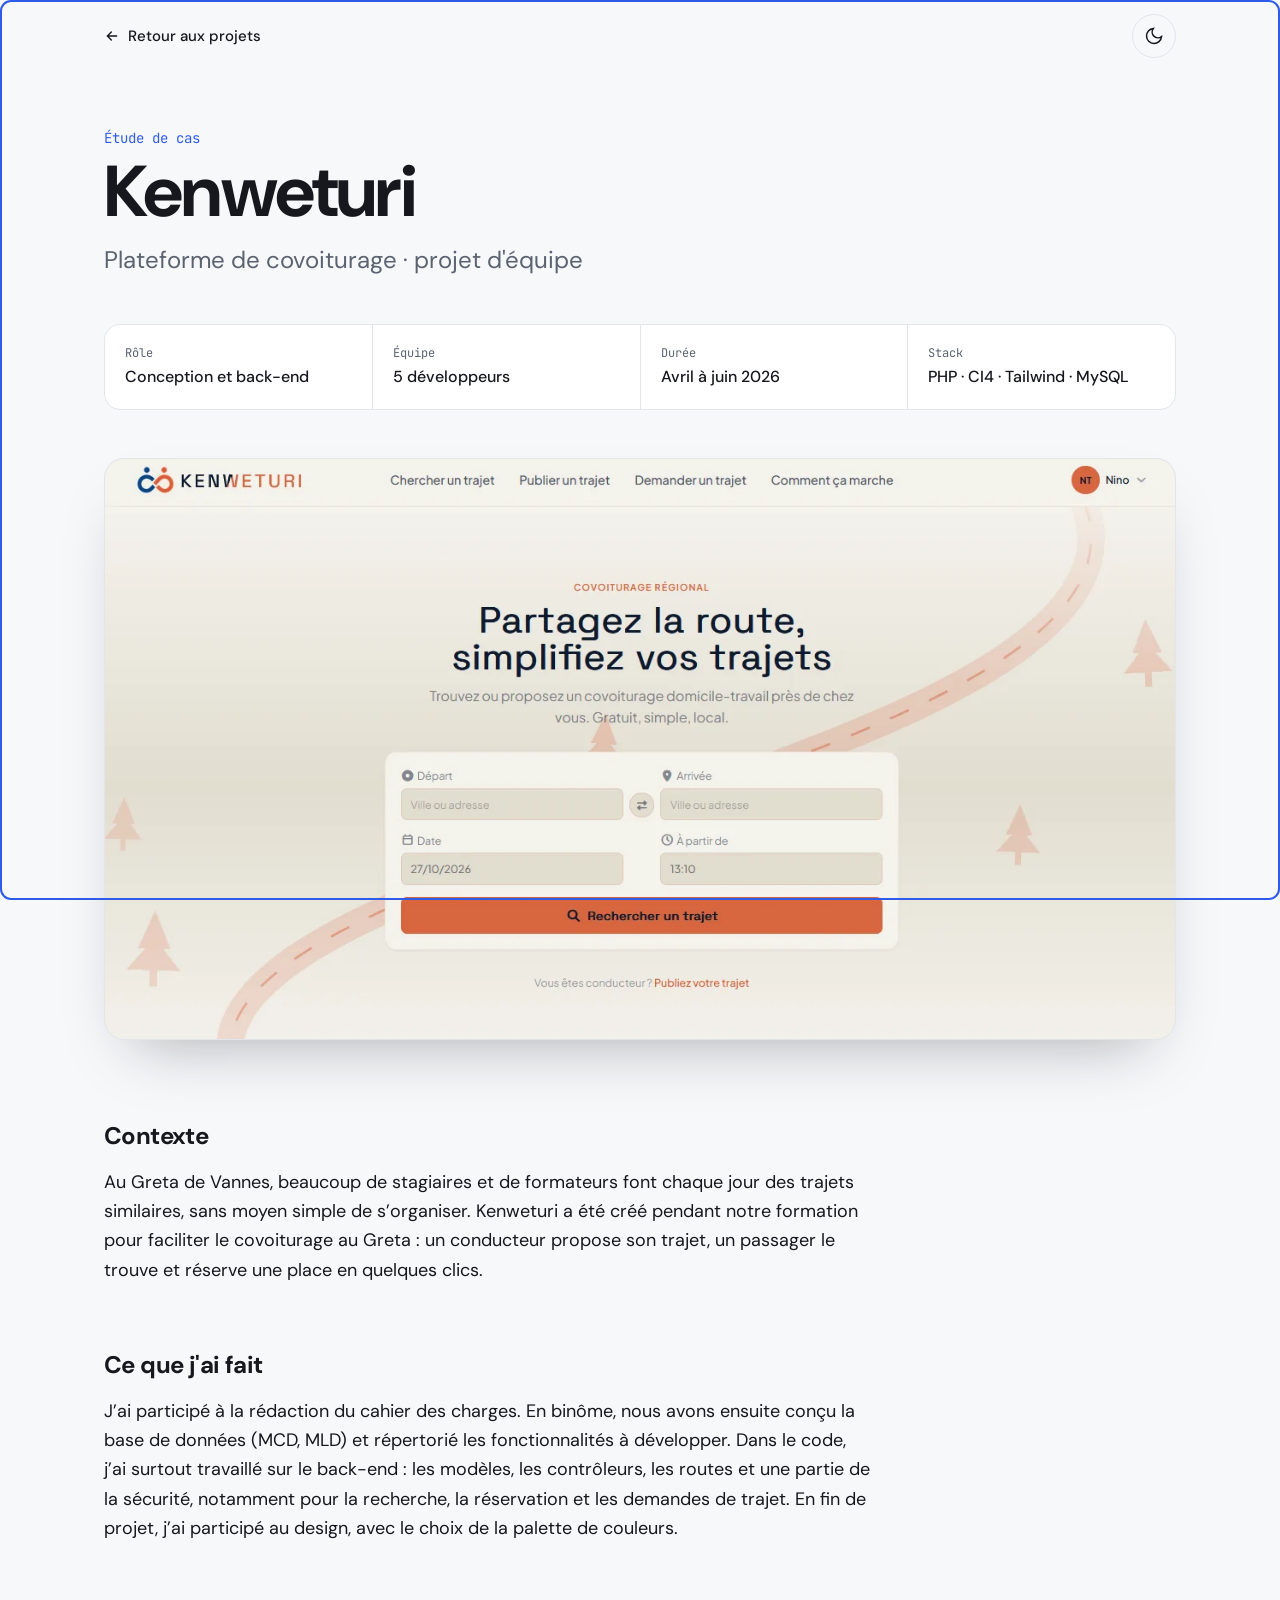
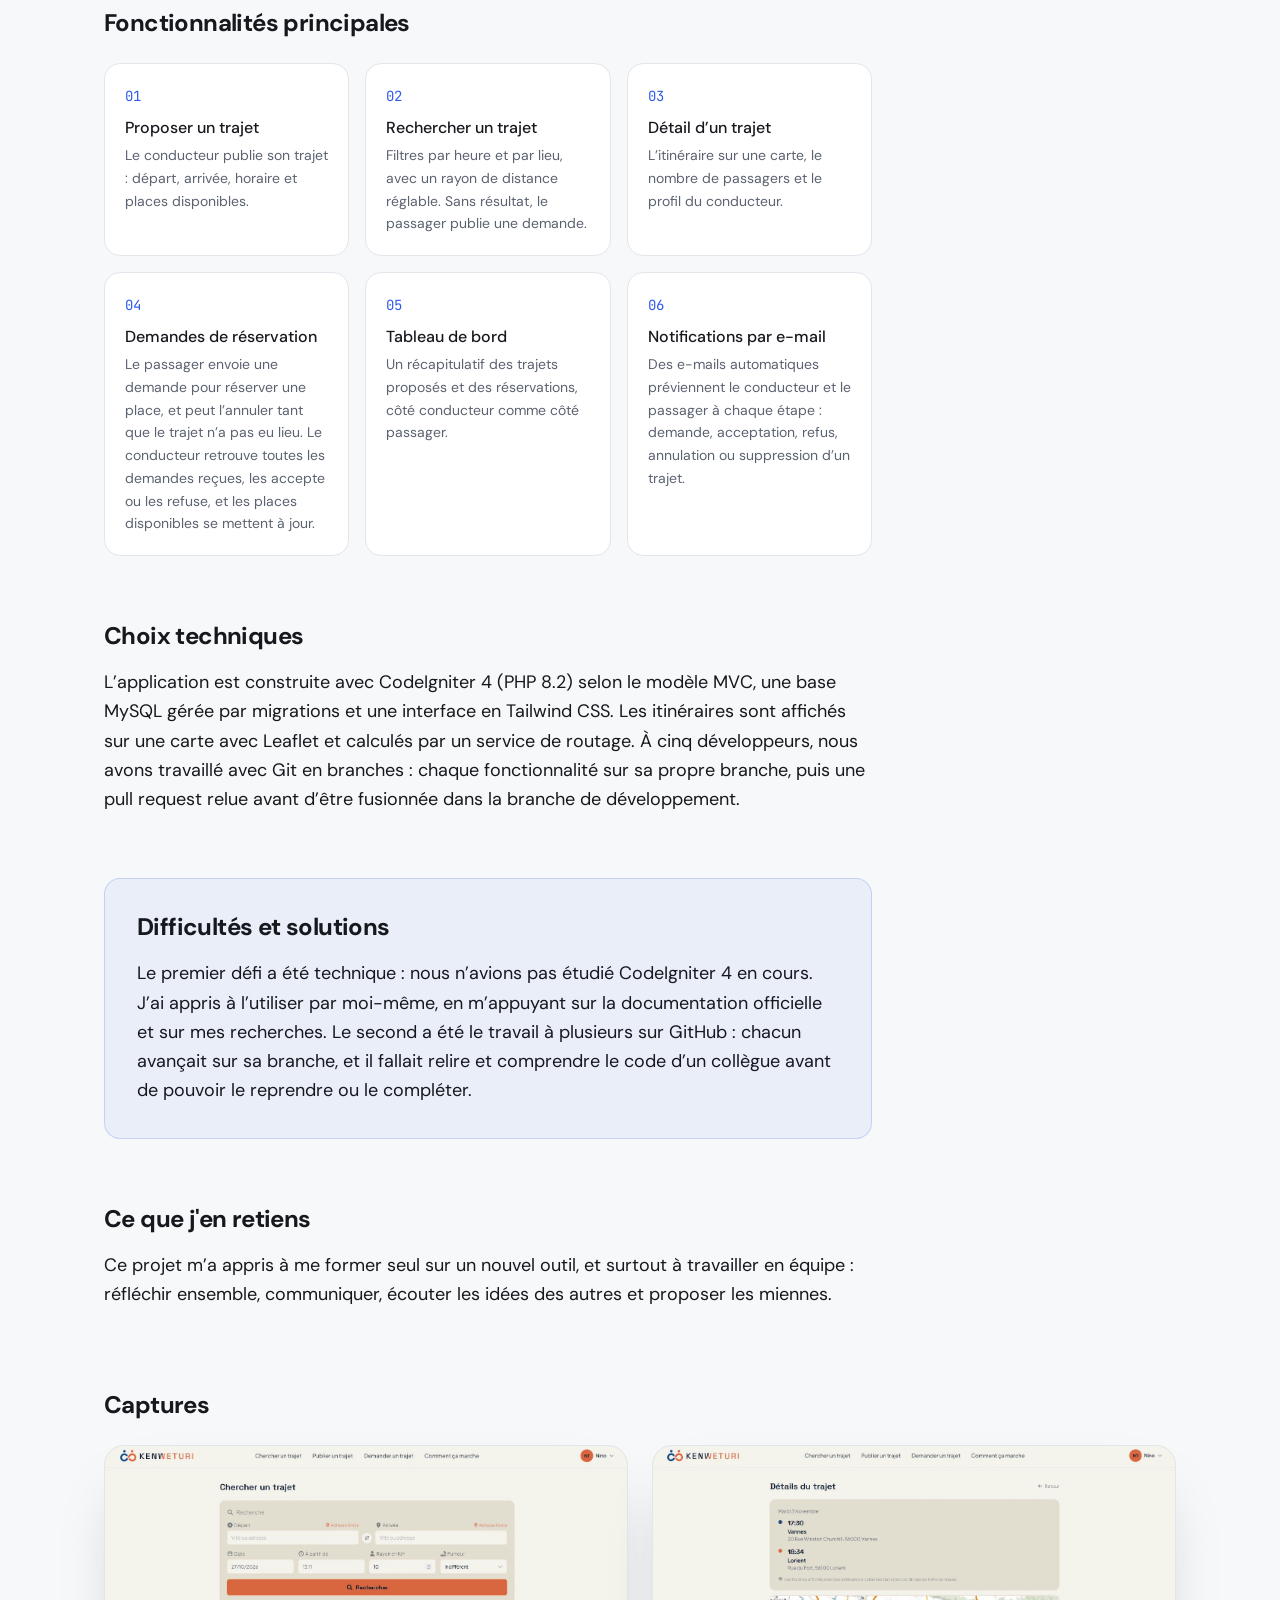
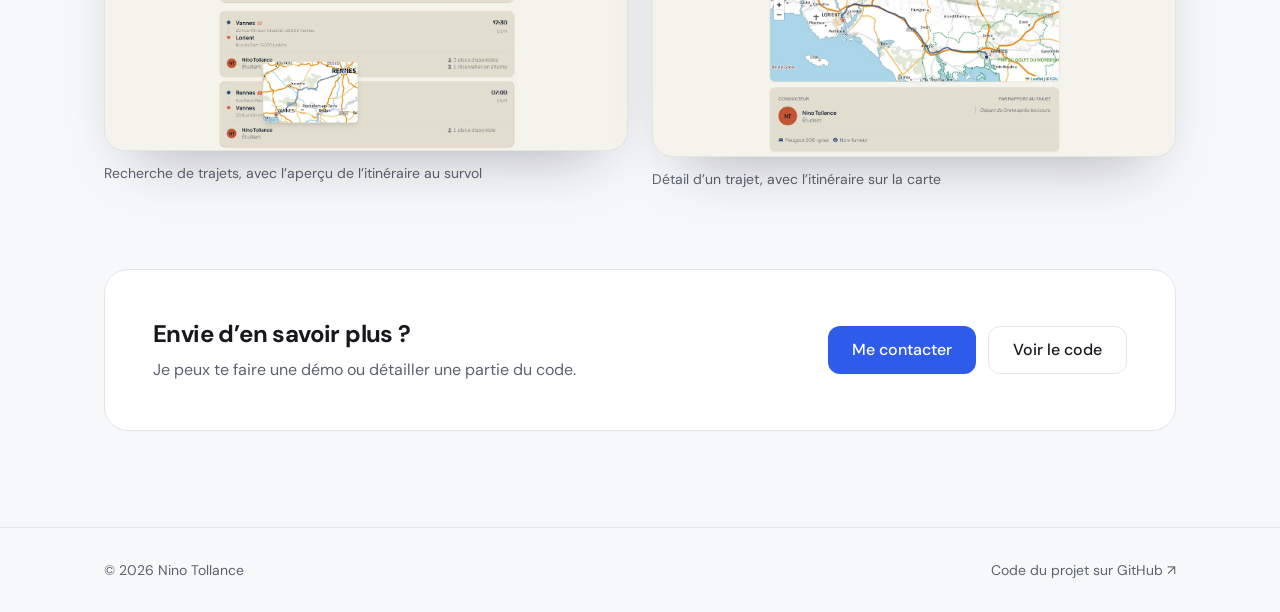
<file: projets/kenweturi.html>
<!doctype html>
<html lang="fr">
<head>
  <meta charset="utf-8">
  <meta name="viewport" content="width=device-width, initial-scale=1">
  <title>Kenweturi · Étude de cas · Nino Tollance</title>
  <meta name="description" content="Étude de cas de Kenweturi, plateforme de covoiturage réalisée en équipe avec CodeIgniter 4 et Tailwind.">

  <script>
    (function () {
      var d = document.documentElement;
      d.classList.add('js');
      try {
        var t = localStorage.getItem('theme');
        if (t === 'dark' || (!t && matchMedia('(prefers-color-scheme: dark)').matches)) d.classList.add('dark');
      } catch (e) {}
    })();
  </script>

  <link rel="preconnect" href="https://fonts.googleapis.com">
  <link rel="preconnect" href="https://fonts.gstatic.com" crossorigin>
  <link href="https://fonts.googleapis.com/css2?family=DM+Sans:opsz,wght@9..40,400;9..40,500;9..40,700&family=JetBrains+Mono:wght@400;500&display=swap" rel="stylesheet">

  <link rel="stylesheet" href="../assets/css/style.css">
  <link rel="stylesheet" href="../assets/css/tailwind.css">

  <link rel="icon" href="/favicon.ico?v=2" sizes="any">
  <link rel="icon" href="/assets/icons/favicon.svg?v=2" type="image/svg+xml">
  <link rel="apple-touch-icon" href="/assets/icons/apple-touch-icon.png?v=2">
</head>

<body class="bg-paper text-ink dark:bg-night dark:text-night-ink font-sans">

  <svg class="perimeter" aria-hidden="true">
    <rect class="perimeter__track" fill="none" stroke-width="2" rx="10"></rect>
    <rect class="perimeter__line" fill="none" stroke-width="2" rx="10" pathLength="100" stroke-linecap="round"></rect>
  </svg>

  <!-- ================= EN-TÊTE ================= -->
  <header class="site-header fixed top-0 inset-x-0 z-50 border-b border-transparent">
    <nav class="max-w-site mx-auto px-6 h-[72px] flex items-center justify-between gap-4" aria-label="Navigation principale">
      <a href="../index.html" class="inline-flex items-center gap-2 text-[15px] font-medium hover:text-accent dark:hover:text-accent-night">
        <svg class="w-4 h-4" viewBox="0 0 24 24" fill="none" stroke="currentColor" stroke-width="2" stroke-linecap="round" aria-hidden="true"><path d="M19 12H5M11 6l-6 6 6 6"/></svg>
        <span>Retour aux projets</span>
      </a>
      <div class="flex items-center gap-2">
        <button type="button" id="theme-toggle" class="w-11 h-11 rounded-full border border-line dark:border-night-line flex items-center justify-center" aria-label="Basculer le mode jour / nuit">
          <svg class="w-5 h-5 dark:hidden" viewBox="0 0 24 24" fill="none" stroke="currentColor" stroke-width="1.8" stroke-linecap="round" aria-hidden="true"><path d="M21 12.8A9 9 0 1 1 11.2 3a7 7 0 0 0 9.8 9.8z"/></svg>
          <svg class="w-5 h-5 hidden dark:block" viewBox="0 0 24 24" fill="none" stroke="currentColor" stroke-width="1.8" stroke-linecap="round" aria-hidden="true"><circle cx="12" cy="12" r="4"/><path d="M12 2v2M12 20v2M4.9 4.9l1.4 1.4M17.7 17.7l1.4 1.4M2 12h2M20 12h2M4.9 19.1l1.4-1.4M17.7 6.3l1.4-1.4"/></svg>
        </button>
      </div>
    </nav>
  </header>

  <main class="max-w-site mx-auto px-6">

    <!-- ================= EN-TÊTE DU PROJET ================= -->
    <section class="pt-28 pb-12 md:pt-32">
      <p class="font-mono text-sm text-accent dark:text-accent-night">Étude de cas</p>
      <h1 class="mt-2 text-5xl md:text-7xl font-bold tracking-tight">Kenweturi</h1>
      <p class="mt-4 text-xl md:text-2xl text-muted dark:text-night-muted max-w-2xl">Plateforme de covoiturage · projet d'équipe</p>

      <dl class="mt-12 grid grid-cols-2 md:grid-cols-4 gap-px rounded-2xl overflow-hidden border border-line dark:border-night-line bg-line dark:bg-night-line">
        <div class="bg-card dark:bg-night-card p-5">
          <dt class="font-mono text-xs text-muted dark:text-night-muted">Rôle</dt>
          <dd class="mt-1 font-medium">Conception et back-end</dd>
        </div>
        <div class="bg-card dark:bg-night-card p-5">
          <dt class="font-mono text-xs text-muted dark:text-night-muted">Équipe</dt>
          <dd class="mt-1 font-medium">5 développeurs</dd>
        </div>
        <div class="bg-card dark:bg-night-card p-5">
          <dt class="font-mono text-xs text-muted dark:text-night-muted">Durée</dt>
          <dd class="mt-1 font-medium">Avril à juin 2026</dd>
        </div>
        <div class="bg-card dark:bg-night-card p-5">
          <dt class="font-mono text-xs text-muted dark:text-night-muted">Stack</dt>
          <dd class="mt-1 font-medium">PHP · CI4 · Tailwind · MySQL</dd>
        </div>
      </dl>
    </section>

    <!-- Grande capture : kenweturi.webp (sombre) et kenweturi-light.webp (clair), selon le thème -->
    <div class="reveal shot shot--hero">
      <img class="shot-light" src="../assets/img/kenweturi-light.webp" alt="Page d’accueil de Kenweturi" width="1251" height="678" onerror="this.parentNode.classList.add('no-light');this.remove()">
      <img class="shot-dark" src="../assets/img/kenweturi.webp" alt="Page d’accueil de Kenweturi" width="1337" height="703">
    </div>

    <!-- ================= CONTENU ================= -->
    <article class="py-20 flex flex-col gap-16 max-w-3xl">
      <section class="reveal">
        <h2 class="text-2xl font-bold tracking-tight">Contexte</h2>
        <p class="mt-4 text-lg leading-relaxed">Au Greta de Vannes, beaucoup de stagiaires et de formateurs font chaque jour des trajets similaires, sans moyen simple de s’organiser. Kenweturi a été créé pendant notre formation pour faciliter le covoiturage au Greta : un conducteur propose son trajet, un passager le trouve et réserve une place en quelques clics.</p>
      </section>

      <section class="reveal">
        <h2 class="text-2xl font-bold tracking-tight">Ce que j'ai fait</h2>
        <p class="mt-4 text-lg leading-relaxed">J’ai participé à la rédaction du cahier des charges. En binôme, nous avons ensuite conçu la base de données (MCD, MLD) et répertorié les fonctionnalités à développer. Dans le code, j’ai surtout travaillé sur le back-end : les modèles, les contrôleurs, les routes et une partie de la sécurité, notamment pour la recherche, la réservation et les demandes de trajet. En fin de projet, j’ai participé au design, avec le choix de la palette de couleurs.</p>
      </section>

      <section class="reveal">
        <h2 class="text-2xl font-bold tracking-tight">Fonctionnalités principales</h2>
        <ul class="mt-6 grid sm:grid-cols-2 lg:grid-cols-3 gap-4">
          <li class="rounded-2xl border border-line dark:border-night-line bg-card dark:bg-night-card p-5">
            <span class="font-mono text-sm text-accent dark:text-accent-night">01</span>
            <p class="mt-2 font-medium">Proposer un trajet</p>
            <p class="mt-1 text-sm leading-relaxed text-muted dark:text-night-muted">Le conducteur publie son trajet : départ, arrivée, horaire et places disponibles.</p>
          </li>
          <li class="rounded-2xl border border-line dark:border-night-line bg-card dark:bg-night-card p-5">
            <span class="font-mono text-sm text-accent dark:text-accent-night">02</span>
            <p class="mt-2 font-medium">Rechercher un trajet</p>
            <p class="mt-1 text-sm leading-relaxed text-muted dark:text-night-muted">Filtres par heure et par lieu, avec un rayon de distance réglable. Sans résultat, le passager publie une demande.</p>
          </li>
          <li class="rounded-2xl border border-line dark:border-night-line bg-card dark:bg-night-card p-5">
            <span class="font-mono text-sm text-accent dark:text-accent-night">03</span>
            <p class="mt-2 font-medium">Détail d’un trajet</p>
            <p class="mt-1 text-sm leading-relaxed text-muted dark:text-night-muted">L’itinéraire sur une carte, le nombre de passagers et le profil du conducteur.</p>
          </li>
          <li class="rounded-2xl border border-line dark:border-night-line bg-card dark:bg-night-card p-5">
            <span class="font-mono text-sm text-accent dark:text-accent-night">04</span>
            <p class="mt-2 font-medium">Demandes de réservation</p>
            <p class="mt-1 text-sm leading-relaxed text-muted dark:text-night-muted">Le passager envoie une demande pour réserver une place, et peut l’annuler tant que le trajet n’a pas eu lieu. Le conducteur retrouve toutes les demandes reçues, les accepte ou les refuse, et les places disponibles se mettent à jour.</p>
          </li>
          <li class="rounded-2xl border border-line dark:border-night-line bg-card dark:bg-night-card p-5">
            <span class="font-mono text-sm text-accent dark:text-accent-night">05</span>
            <p class="mt-2 font-medium">Tableau de bord</p>
            <p class="mt-1 text-sm leading-relaxed text-muted dark:text-night-muted">Un récapitulatif des trajets proposés et des réservations, côté conducteur comme côté passager.</p>
          </li>
          <li class="rounded-2xl border border-line dark:border-night-line bg-card dark:bg-night-card p-5">
            <span class="font-mono text-sm text-accent dark:text-accent-night">06</span>
            <p class="mt-2 font-medium">Notifications par e-mail</p>
            <p class="mt-1 text-sm leading-relaxed text-muted dark:text-night-muted">Des e-mails automatiques préviennent le conducteur et le passager à chaque étape : demande, acceptation, refus, annulation ou suppression d’un trajet.</p>
          </li>
        </ul>
      </section>

      <section class="reveal">
        <h2 class="text-2xl font-bold tracking-tight">Choix techniques</h2>
        <p class="mt-4 text-lg leading-relaxed">L’application est construite avec CodeIgniter 4 (PHP 8.2) selon le modèle MVC, une base MySQL gérée par migrations et une interface en Tailwind CSS. Les itinéraires sont affichés sur une carte avec Leaflet et calculés par un service de routage. À cinq développeurs, nous avons travaillé avec Git en branches : chaque fonctionnalité sur sa propre branche, puis une pull request relue avant d’être fusionnée dans la branche de développement.</p>
      </section>

      <section class="reveal rounded-2xl bg-accent/[.06] dark:bg-accent-night/10 border border-accent/20 dark:border-accent-night/20 p-6 md:p-8">
        <h2 class="text-2xl font-bold tracking-tight">Difficultés et solutions</h2>
        <p class="mt-4 text-lg leading-relaxed">Le premier défi a été technique : nous n’avions pas étudié CodeIgniter 4 en cours. J’ai appris à l’utiliser par moi-même, en m’appuyant sur la documentation officielle et sur mes recherches. Le second a été le travail à plusieurs sur GitHub : chacun avançait sur sa branche, et il fallait relire et comprendre le code d’un collègue avant de pouvoir le reprendre ou le compléter.</p>
      </section>

      <section class="reveal">
        <h2 class="text-2xl font-bold tracking-tight">Ce que j'en retiens</h2>
        <p class="mt-4 text-lg leading-relaxed">Ce projet m’a appris à me former seul sur un nouvel outil, et surtout à travailler en équipe : réfléchir ensemble, communiquer, écouter les idées des autres et proposer les miennes.</p>
      </section>
    </article>

    <!-- ================= CAPTURES ================= -->
    <section class="pb-20">
      <h2 class="reveal text-2xl font-bold tracking-tight">Captures</h2>
      <div class="mt-6 grid md:grid-cols-2 gap-6 items-start">
        <figure class="reveal flex flex-col gap-3">
          <a href="../assets/img/kenweturi-2.webp" target="_blank" rel="noopener" class="shot shot--zoom block" aria-label="Agrandir : Recherche de trajets, avec l’aperçu de l’itinéraire au survol">
            <img class="shot-light" src="../assets/img/kenweturi-2-light.webp" alt="Recherche de trajets avec l’aperçu de l’itinéraire sur une carte" loading="lazy" onerror="this.parentNode.classList.add('no-light');this.remove()">
            <img class="shot-dark" src="../assets/img/kenweturi-2.webp" alt="Recherche de trajets avec l’aperçu de l’itinéraire sur une carte" loading="lazy">
          </a>
          <figcaption class="text-sm text-muted dark:text-night-muted">Recherche de trajets, avec l’aperçu de l’itinéraire au survol</figcaption>
        </figure>
        <figure class="reveal flex flex-col gap-3">
          <a href="../assets/img/kenweturi-3.webp" target="_blank" rel="noopener" class="shot shot--zoom block" aria-label="Agrandir : Détail d’un trajet">
            <img class="shot-light" src="../assets/img/kenweturi-3-light.webp" alt="Détail d’un trajet : horaires, itinéraire sur la carte et profil du conducteur" loading="lazy" onerror="this.parentNode.classList.add('no-light');this.remove()">
            <img class="shot-dark" src="../assets/img/kenweturi-3.webp" alt="Détail d’un trajet : horaires, itinéraire sur la carte et profil du conducteur" loading="lazy">
          </a>
          <figcaption class="text-sm text-muted dark:text-night-muted">Détail d’un trajet, avec l’itinéraire sur la carte</figcaption>
        </figure>
      </div>
    </section>

    <!-- ================= APPEL À L'ACTION ================= -->
    <section class="reveal mb-24 rounded-3xl border border-line dark:border-night-line bg-card dark:bg-night-card p-8 md:p-12 flex flex-col md:flex-row md:items-center justify-between gap-6">
      <div>
        <h2 class="text-2xl font-bold tracking-tight">Envie d’en savoir plus ?</h2>
        <p class="mt-2 text-muted dark:text-night-muted">Je peux te faire une démo ou détailler une partie du code.</p>
      </div>
      <div class="flex flex-wrap gap-3">
        <a href="../index.html#contact" class="inline-flex items-center h-12 px-6 rounded-xl bg-accent hover:bg-accent-hover text-white dark:bg-accent-night dark:text-night font-medium transition">Me contacter</a>
        <a href="https://github.com/ninotollance/Kenweturi" target="_blank" rel="noopener" class="inline-flex items-center h-12 px-6 rounded-xl border border-line dark:border-night-line hover:border-current font-medium transition">Voir le code</a>
      </div>
    </section>
  </main>

  <footer class="border-t border-line dark:border-night-line">
    <div class="max-w-site mx-auto px-6 py-8 flex flex-wrap justify-between gap-3 text-sm text-muted dark:text-night-muted">
      <p>© <span id="year">2026</span> Nino Tollance</p>
      <a href="https://github.com/ninotollance/Kenweturi" target="_blank" rel="noopener" class="hover:text-accent dark:hover:text-accent-night">Code du projet sur GitHub ↗</a>
    </div>
  </footer>

  <script src="../assets/js/main.js"></script>
</body>
</html>
</file>
<file: assets/css/style.css>
/* Styles qui complètent Tailwind : effets et petits réglages */

html { scroll-behavior: smooth; }
body { -webkit-font-smoothing: antialiased; }
/* Laisse la place du menu fixe quand on arrive sur une section */
main section[id] { scroll-margin-top: 80px; }

/* ---------- Trait « 2 minutes » sur le périmètre de l'écran ---------- */
/* Taille et position calculées en JS (main.js) sur la zone réellement visible */
.perimeter {
  position: fixed;
  top: 0;
  left: 0;
  width: 100%;
  height: 100vh;
  overflow: visible;
  pointer-events: none;
  z-index: 60;
}
/* Page affichée dans un cadre aussi haut qu'elle (aperçu) : on positionne à la main */
.is-embedded .perimeter,
.is-embedded .site-header { position: absolute; }
.perimeter__track { stroke: #2F5BEA; opacity: .12; }
.perimeter__line {
  stroke: #2F5BEA;
  stroke-dasharray: 100;
  stroke-dashoffset: 100;
  animation: perimeter-draw 120s linear forwards;
}
.perimeter.is-paused .perimeter__line { animation-play-state: paused; }
.dark .perimeter__track,
.dark .perimeter__line { stroke: #7C9CFF; }
@keyframes perimeter-draw { to { stroke-dashoffset: 0; } }

/* ---------- Apparition des sections au scroll ---------- */
.js .reveal {
  opacity: 0;
  transform: translateY(18px);
  transition: opacity .7s ease, transform .7s cubic-bezier(.2, .7, .2, 1);
}
.js .reveal.is-visible { opacity: 1; transform: none; }

/* ---------- Menu intelligent ---------- */
.site-header { transition: background-color .3s ease, border-color .3s ease, backdrop-filter .3s ease; }
.site-header.is-scrolled {
  background-color: rgb(247 248 250 / .78);
  border-color: #E2E5EA;
  backdrop-filter: blur(12px);
  -webkit-backdrop-filter: blur(12px);
}
.dark .site-header.is-scrolled { background-color: rgb(15 17 21 / .78); border-color: #262A33; }

.nav-link { position: relative; }
.nav-link::after {
  content: "";
  position: absolute;
  left: 0; right: 0; bottom: -6px;
  height: 2px;
  border-radius: 2px;
  background: currentColor;
  transform: scaleX(0);
  transition: transform .3s ease;
}
.nav-link[aria-current="true"] { color: #2F5BEA; }
.dark .nav-link[aria-current="true"] { color: #7C9CFF; }
.nav-link[aria-current="true"]::after { transform: scaleX(1); }

/* ---------- Menu mobile ---------- */
/* Bouton burger qui se transforme en croix */
.burger__lines { position: relative; width: 18px; height: 12px; display: block; }
.burger__lines span {
  position: absolute; left: 0; right: 0; height: 1.8px; border-radius: 2px;
  background: currentColor;
  transition: transform .35s cubic-bezier(.2, .7, .2, 1), opacity .2s ease, top .35s cubic-bezier(.2, .7, .2, 1);
}
.burger__lines span:nth-child(1) { top: 0; }
.burger__lines span:nth-child(2) { top: 5px; }
.burger__lines span:nth-child(3) { top: 10px; }
.burger[aria-expanded="true"] .burger__lines span:nth-child(1) { top: 5px; transform: rotate(45deg); }
.burger[aria-expanded="true"] .burger__lines span:nth-child(2) { opacity: 0; transform: scaleX(.3); }
.burger[aria-expanded="true"] .burger__lines span:nth-child(3) { top: 5px; transform: rotate(-45deg); }
.burger[aria-expanded="true"] { border-color: currentColor; }

/* Panneau qui se déroule (hauteur animée avec grid 0fr → 1fr) */
.m-menu {
  display: grid;
  grid-template-rows: 0fr;
  background: #F7F8FA;
  border-top: 1px solid transparent;
  transition: grid-template-rows .45s cubic-bezier(.2, .7, .2, 1), border-color .3s ease;
}
.dark .m-menu { background: #0F1115; }
.m-menu__inner { overflow: hidden; min-height: 0; }
.m-menu.is-open { grid-template-rows: 1fr; border-top-color: #E2E5EA; }
.dark .m-menu.is-open { border-top-color: #262A33; }

/* Les liens arrivent un par un */
.m-menu li {
  opacity: 0;
  transform: translateY(-8px);
  transition: opacity .3s ease, transform .4s cubic-bezier(.2, .7, .2, 1);
}
.m-menu.is-open li {
  opacity: 1;
  transform: none;
  transition-delay: calc(80ms + var(--i) * 45ms);
}
.m-menu li + li { border-top: 1px solid #E2E5EA; }
.dark .m-menu li + li { border-top-color: #262A33; }

.m-link {
  display: flex; align-items: center; gap: 16px;
  min-height: 56px;
  font-size: 22px; font-weight: 500; letter-spacing: -.01em;
}
.m-link__num {
  font-family: "JetBrains Mono", ui-monospace, monospace;
  font-size: 12px; color: #5B6270;
  transition: color .25s ease;
}
.dark .m-link__num { color: #9AA1AD; }
.m-link__label { transition: transform .3s cubic-bezier(.2, .7, .2, 1), color .25s ease; }
.m-link__arrow {
  margin-left: auto; font-size: 18px; color: #2F5BEA;
  opacity: 0; transform: translateX(-10px);
  transition: opacity .25s ease, transform .3s cubic-bezier(.2, .7, .2, 1);
}
.dark .m-link__arrow { color: #7C9CFF; }

/* Survol, focus clavier et appui au doigt */
.m-link:hover .m-link__label,
.m-link:focus-visible .m-link__label,
.m-link:active .m-link__label { transform: translateX(6px); }
.m-link:hover .m-link__arrow,
.m-link:focus-visible .m-link__arrow,
.m-link:active .m-link__arrow { opacity: 1; transform: none; }
.m-link:hover .m-link__num,
.m-link:focus-visible .m-link__num { color: #2F5BEA; }
.dark .m-link:hover .m-link__num,
.dark .m-link:focus-visible .m-link__num { color: #7C9CFF; }
.m-link:focus-visible { outline: 2px solid #2F5BEA; outline-offset: 2px; border-radius: 8px; }

/* Section en cours */
.m-link[aria-current="true"] .m-link__label,
.m-link[aria-current="true"] .m-link__num { color: #2F5BEA; }
.dark .m-link[aria-current="true"] .m-link__label,
.dark .m-link[aria-current="true"] .m-link__num { color: #7C9CFF; }
.m-link[aria-current="true"] .m-link__arrow { opacity: 1; transform: none; }

/* Voile sombre sur le site quand le menu est ouvert */
.menu-backdrop {
  position: fixed; top: 0; left: 0; right: 0; height: 100vh;
  z-index: 40;
  background: rgb(15 17 21 / .45);
  -webkit-backdrop-filter: blur(3px);
  backdrop-filter: blur(3px);
  opacity: 0;
  pointer-events: none;
  transition: opacity .35s ease;
}
.dark .menu-backdrop { background: rgb(0 0 0 / .6); }
.menu-backdrop.is-open { opacity: 1; pointer-events: auto; }
.is-embedded .menu-backdrop { position: absolute; }
html.menu-open:not(.is-embedded) { overflow: hidden; }
/* Menu ouvert : fond du menu bien opaque */
.site-header.menu-is-open { background-color: #F7F8FA; border-color: #E2E5EA; backdrop-filter: none; }
.dark .site-header.menu-is-open { background-color: #0F1115; border-color: #262A33; }

/* ---------- Compétences ---------- */
.skill-card {
  border: 1px solid #E2E5EA; border-radius: 16px; background: #FFFFFF; padding: 24px;
  transition: border-color .3s ease;
}
.dark .skill-card { border-color: #262A33; background: #181B21; }
/* Effet discret au survol : pas de soulèvement, ce n'est pas un lien */
.skill-card:hover { border-color: #2F5BEA; }
.dark .skill-card:hover { border-color: #7C9CFF; }
.skill-card__title { font-weight: 500; }
.skill-card__list { margin-top: 16px; display: flex; flex-wrap: wrap; gap: 8px; }

.skill {
  display: inline-flex; align-items: center; gap: 6px;
  padding: 4px 12px; border-radius: 999px; font-size: 14px;
  background: #F7F8FA; border: 1px solid #E2E5EA;
  transition: background-color .25s ease, border-color .25s ease, color .25s ease;
}
.dark .skill { background: #0F1115; border-color: #262A33; }
.skill-card:hover .skill:not(.is-soon) { background: rgb(47 91 234 / .07); border-color: rgb(47 91 234 / .25); }
.dark .skill-card:hover .skill:not(.is-soon) { background: rgb(124 156 255 / .1); border-color: rgb(124 156 255 / .3); }

/* Au programme : pointillés, texte atténué, mois en petit */
.skill.is-soon { background: transparent; border-style: dashed; border-color: #B9BFCA; color: #5B6270; }
.dark .skill.is-soon { border-color: #3A404C; color: #9AA1AD; }
.skill__when { font-family: "JetBrains Mono", ui-monospace, monospace; font-size: 11px; opacity: .85; }
.skill--legend { width: 22px; height: 14px; padding: 0; }

/* ---------- Soutenances ---------- */
.talk-feature {
  display: grid;
  grid-template-columns: minmax(0, 1fr);
  gap: 20px;
  padding: 28px;
  border: 1px solid #E2E5EA; border-radius: 24px; overflow: hidden;
  background: #FFFFFF;
  transition: border-color .3s ease;
}
@media (min-width: 768px) { .talk-feature { padding: 36px; } }
/* Grand écran : titre à gauche, résumé et documents à droite */
@media (min-width: 900px) { .talk-feature { grid-template-columns: minmax(0, 1fr) minmax(0, 1.25fr); gap: 56px; padding: 44px; } }
.talk-feature:hover { border-color: #2F5BEA; }
.dark .talk-feature { background: #181B21; border-color: #262A33; }
.dark .talk-feature:hover { border-color: #7C9CFF; }

.talk-feature__intro, .talk-feature__body { display: flex; flex-direction: column; gap: 12px; }
.talk-feature__body .doc-links { margin-top: 12px; }
.talk-badge {
  align-self: flex-start; font-family: "JetBrains Mono", ui-monospace, monospace; font-size: 12px;
  padding: 4px 10px; border-radius: 6px; background: rgb(47 91 234 / .1); color: #2F5BEA;
}
.dark .talk-badge { background: rgb(124 156 255 / .15); color: #7C9CFF; }
.talk-feature__title { font-size: 26px; font-weight: 700; letter-spacing: -.02em; line-height: 1.15; text-wrap: balance; }
.talk-date { font-family: "JetBrains Mono", ui-monospace, monospace; font-size: 13px; color: #5B6270; }
.dark .talk-date { color: #9AA1AD; }
.talk-feature__text { line-height: 1.65; }

/* Liens vers les documents */
.doc-links { margin-top: 8px; display: flex; flex-direction: column; border-top: 1px solid #E2E5EA; }
.dark .doc-links { border-top-color: #262A33; }
.doc-links li { border-bottom: 1px solid #E2E5EA; }
.dark .doc-links li { border-bottom-color: #262A33; }
.doc-link { display: flex; align-items: center; gap: 12px; min-height: 52px; font-weight: 500; }
.doc-link__icon { width: 20px; height: 20px; flex: none; color: #5B6270; transition: color .25s ease; }
.dark .doc-link__icon { color: #9AA1AD; }
.doc-link__label { transition: transform .3s cubic-bezier(.2, .7, .2, 1); }
.doc-link__tag {
  margin-left: auto; font-family: "JetBrains Mono", ui-monospace, monospace; font-size: 11px;
  padding: 2px 7px; border-radius: 5px; border: 1px solid #E2E5EA; color: #5B6270;
}
.dark .doc-link__tag { border-color: #262A33; color: #9AA1AD; }
.doc-link__arrow { width: 16px; color: #2F5BEA; opacity: 0; transform: translate(-6px, 4px); transition: opacity .25s ease, transform .3s cubic-bezier(.2, .7, .2, 1); }
.dark .doc-link__arrow { color: #7C9CFF; }
.doc-link:hover .doc-link__label, .doc-link:focus-visible .doc-link__label { transform: translateX(4px); }
.doc-link:hover .doc-link__icon, .doc-link:focus-visible .doc-link__icon { color: #2F5BEA; }
.dark .doc-link:hover .doc-link__icon, .dark .doc-link:focus-visible .doc-link__icon { color: #7C9CFF; }
.doc-link:hover .doc-link__arrow, .doc-link:focus-visible .doc-link__arrow { opacity: 1; transform: none; }
.doc-link:focus-visible, .mini-link:focus-visible { outline: 2px solid #2F5BEA; outline-offset: 2px; border-radius: 8px; }

/* Bloc dépliable « Voir les X autres » */
.talks-more { display: grid; grid-template-rows: 0fr; transition: grid-template-rows .5s cubic-bezier(.2, .7, .2, 1); }
.talks-more__inner { overflow: hidden; min-height: 0; }
.talks-more.is-open { grid-template-rows: 1fr; }
.talks-more .talk-row { opacity: 0; transform: translateY(-6px); transition: opacity .3s ease, transform .4s cubic-bezier(.2, .7, .2, 1), background-color .2s ease; }
.talks-more.is-open .talk-row { opacity: 1; transform: none; }
.talks-more.is-open .talk-row:nth-child(2) { transition-delay: 60ms; }
.talks-more.is-open .talk-row:nth-child(3) { transition-delay: 120ms; }
.talks-more.is-open .talk-row:nth-child(4) { transition-delay: 180ms; }

.talk-row { display: flex; flex-wrap: wrap; align-items: center; gap: 12px 20px; padding: 18px 24px; }
.talk-row + .talk-row { border-top: 1px solid #E2E5EA; }
.dark .talk-row + .talk-row { border-top-color: #262A33; }
.talk-row:hover { background-color: #F7F8FA; }
.dark .talk-row:hover { background-color: #0F1115; }
.talk-row__num { font-family: "JetBrains Mono", ui-monospace, monospace; font-size: 13px; color: #2F5BEA; }
.dark .talk-row__num { color: #7C9CFF; }
.talk-row__info { flex: 1 1 220px; min-width: 0; display: flex; flex-wrap: wrap; align-items: baseline; gap: 4px 14px; }
.talk-row__title { font-size: 17px; font-weight: 700; }
.talk-row__links { display: flex; flex-wrap: wrap; gap: 8px; }
.mini-link {
  display: inline-flex; align-items: center; gap: 6px; min-height: 40px; padding: 0 12px;
  border: 1px solid #E2E5EA; border-radius: 10px; font-size: 13px; font-weight: 500;
  transition: border-color .2s ease, color .2s ease, background-color .2s ease;
}
.dark .mini-link { border-color: #262A33; }
.mini-link__icon { width: 16px; height: 16px; }
.mini-link:hover { border-color: #2F5BEA; color: #2F5BEA; }
.dark .mini-link:hover { border-color: #7C9CFF; color: #7C9CFF; }

/* Bouton Voir plus / Voir moins */
.talks-toggle {
  display: inline-flex; align-items: center; gap: 8px; min-height: 44px; padding: 0 18px;
  border: 1px solid #E2E5EA; border-radius: 999px; font-size: 14px; font-weight: 500;
  transition: border-color .2s ease, background-color .2s ease;
}
.talks-toggle.hidden { display: none; }
.dark .talks-toggle { border-color: #262A33; }
.talks-toggle:hover { border-color: currentColor; }
.talks-toggle__icon { transition: transform .35s cubic-bezier(.2, .7, .2, 1); }
.talks-toggle[aria-expanded="true"] .talks-toggle__icon { transform: rotate(180deg); }

/* Numéro de soutenance (01, 02…) */
.talk-num {
  font-family: "JetBrains Mono", ui-monospace, monospace; font-weight: 500;
  font-size: 40px; line-height: 1; letter-spacing: -.04em; color: #2F5BEA;
  font-variant-numeric: tabular-nums;
}
.dark .talk-num { color: #7C9CFF; }
.talk-num--sm { font-size: 18px; letter-spacing: 0; min-width: 28px; }
.talk-num__total { font-family: "JetBrains Mono", ui-monospace, monospace; font-size: 14px; color: #5B6270; }
.dark .talk-num__total { color: #9AA1AD; }
.talk-feature__head { display: flex; align-items: baseline; gap: 8px; }
.talk-feature__head .talk-badge { margin-left: auto; align-self: center; }

/* Badge de niveau : compteur, titre, jauge à segments */
.talk-level {
  min-width: 260px; padding: 14px 16px; border-radius: 16px;
  border: 1px solid #E2E5EA; background: #FFFFFF;
  display: flex; flex-direction: column; gap: 10px;
}
.dark .talk-level { border-color: #262A33; background: #181B21; }
.talk-level:empty { display: none; }
@media (max-width: 639px) { .talk-level { width: 100%; min-width: 0; } }
.talk-level__row { display: flex; align-items: center; gap: 12px; }
.talk-level__count {
  font-family: "JetBrains Mono", ui-monospace, monospace; font-size: 13px; font-weight: 500;
  padding: 2px 8px; border-radius: 6px; background: rgb(47 91 234 / .1); color: #2F5BEA;
  font-variant-numeric: tabular-nums;
}
.dark .talk-level__count { background: rgb(124 156 255 / .15); color: #7C9CFF; }
.talk-level__title { font-weight: 700; font-size: 15px; }
.talk-level__bar { flex: 1; display: flex; gap: 4px; }
.talk-level__seg {
  flex: 1; height: 8px; border-radius: 4px; background: #E2E5EA;
  position: relative; overflow: hidden;
}
.dark .talk-level__seg { background: #262A33; }
.talk-level__seg.is-done { background: #2F5BEA; }
.dark .talk-level__seg.is-done { background: #7C9CFF; }
/* Le segment suivant « respire » doucement */
.talk-level__seg.is-next::after {
  content: ""; position: absolute; inset: 0; background: #2F5BEA; opacity: .25;
  animation: seg-pulse 2.4s ease-in-out infinite;
}
.dark .talk-level__seg.is-next::after { background: #7C9CFF; }
@keyframes seg-pulse { 0%, 100% { opacity: .1; } 50% { opacity: .45; } }
/* Remplissage animé quand la section apparaît */
.js .reveal .talk-level__seg.is-done { transform-origin: left; transform: scaleX(0); transition: transform .5s cubic-bezier(.2, .7, .2, 1); transition-delay: calc(200ms + var(--i) * 120ms); }
.js .reveal.is-visible .talk-level__seg.is-done { transform: none; }
.talk-level__next { font-family: "JetBrains Mono", ui-monospace, monospace; font-size: 12px; color: #5B6270; }
.dark .talk-level__next { color: #9AA1AD; }
@media (prefers-reduced-motion: reduce) { .talk-level__seg.is-next::after { animation: none; } }

/* Aucune soutenance passée : la prochaine, avec son numéro */
.talk-empty {
  display: flex; align-items: center; gap: 20px; padding: 24px 28px;
  border: 1px dashed #B9BFCA; border-radius: 20px;
}
.dark .talk-empty { border-color: #3A404C; }
.talk-empty__text { display: flex; flex-direction: column; gap: 4px; min-width: 0; }
.talk-empty__kicker { font-family: "JetBrains Mono", ui-monospace, monospace; font-size: 12px; color: #5B6270; }
.dark .talk-empty__kicker { color: #9AA1AD; }
.talk-empty__title { font-size: 20px; font-weight: 700; letter-spacing: -.01em; }
.talk-empty__text-body { margin-top: 4px; font-size: 14px; line-height: 1.6; color: #5B6270; max-width: 60ch; }
.dark .talk-empty__text-body { color: #9AA1AD; }
.talk-empty .doc-links { margin-top: 12px; }

/* ---------- Logo : le point du « i » en bleu ---------- */
/* On garde le vrai « i » et on le colore avec un dégradé net :
   bleu en haut (le point), couleur du texte en dessous (le trait).
   35 % correspond à l'espace entre le point et le trait dans la police DM Sans. */
.logo-i {
  --dot: #2F5BEA;
  --stem: #16181D;
  background: linear-gradient(to bottom, var(--dot) 0 35%, var(--stem) 35% 100%);
  -webkit-background-clip: text;
  background-clip: text;
  color: transparent;
}
.dark .logo-i { --dot: #7C9CFF; --stem: #E8EAED; }

/* ---------- Captures d'écran des projets ---------- */
/* Chaque capture existe en version sombre (.shot-dark) et claire (.shot-light) :
   on affiche celle qui correspond au thème du portfolio.
   S'il n'y a pas de version claire, la version sombre est affichée partout. */
.shot { position: relative; display: block; overflow: hidden; background: #E2E5EA; }
.dark .shot { background: #0F1115; }
.shot img { display: block; width: 100%; height: auto; }
.shot .shot-dark { display: none; }
.dark .shot .shot-light { display: none; }
.dark .shot .shot-dark,
.shot.no-light .shot-dark { display: block; }
/* Pas encore de capture (ex. PrediF1) : la zone de l'image ne s'affiche pas */
.shot:not(:has(img)) { display: none !important; }

/* Cartes de projet : capture à gauche (55 %), texte à droite sur grand écran */
@media (min-width: 1024px) {
  .project-card--split { display: grid; grid-template-columns: minmax(0, 11fr) minmax(0, 9fr); }
}
/* Mobile et tablette : la capture prend toute la largeur de la carte, sans marge autour */
.project-card--split .shot--card img { border-radius: 0; }
/* Grand écran : le visuel remplit toute la moitié gauche de la carte, bord à bord.
   Il est déjà recadré sur le cœur de la page, donc on le centre simplement. */
@media (min-width: 1024px) {
  .project-card--split .shot--card {
    position: relative; min-height: 420px;
    border-right: 1px solid #E2E5EA;
  }
  .dark .project-card--split .shot--card { border-right-color: #262A33; }
  .project-card--split .shot--card img {
    position: absolute; inset: 0; width: 100%; height: 100%;
    object-fit: cover; object-position: center;
  }
}

/* Dans les cartes de projet : léger zoom au survol */
.shot--card img { transition: transform .6s cubic-bezier(.2, .7, .2, 1); }
.group:hover .shot--card img { transform: scale(1.02); }

/* Grandes captures de l'étude de cas */
.shot--hero, .shot--zoom {
  border-radius: 20px;
  border: 1px solid #E2E5EA;
  box-shadow: 0 30px 60px -30px rgb(22 24 29 / .35);
}
.dark .shot--hero, .dark .shot--zoom { border-color: #262A33; box-shadow: 0 30px 60px -30px rgb(0 0 0 / .7); }
/* Étude de cas, mobile et tablette : captures bord à bord */
@media (max-width: 767px) {
  .shot--hero, .shot--zoom {
    margin-inline: -24px; border-radius: 0; border-left: 0; border-right: 0;
  }
}
.shot--zoom { transition: transform .4s cubic-bezier(.2, .7, .2, 1), border-color .3s ease; }
.shot--zoom:hover { transform: translateY(-4px); border-color: #2F5BEA; }
.dark .shot--zoom:hover { border-color: #7C9CFF; }

/* ---------- Très grands écrans : contenu un peu plus large ---------- */
@media (min-width: 1536px) { .max-w-site { max-width: 1240px; } }

/* ---------- Divers ---------- */
.project-card.is-hidden { display: none; }
[data-theme-icon] { transition: transform .4s ease; }

/* Respect du réglage « réduire les animations » */
@media (prefers-reduced-motion: reduce) {
  html { scroll-behavior: auto; }
  .perimeter__line { animation: none; stroke-dashoffset: 100; }
  .js .reveal { opacity: 1; transform: none; transition: none; }
  *, *::before, *::after { transition-duration: .01ms !important; }
}
/* Carte « prochaine soutenance » avec résumé et liens : numéro aligné en haut */
.talk-empty:has(.doc-links) { align-items: flex-start; }
</file>
